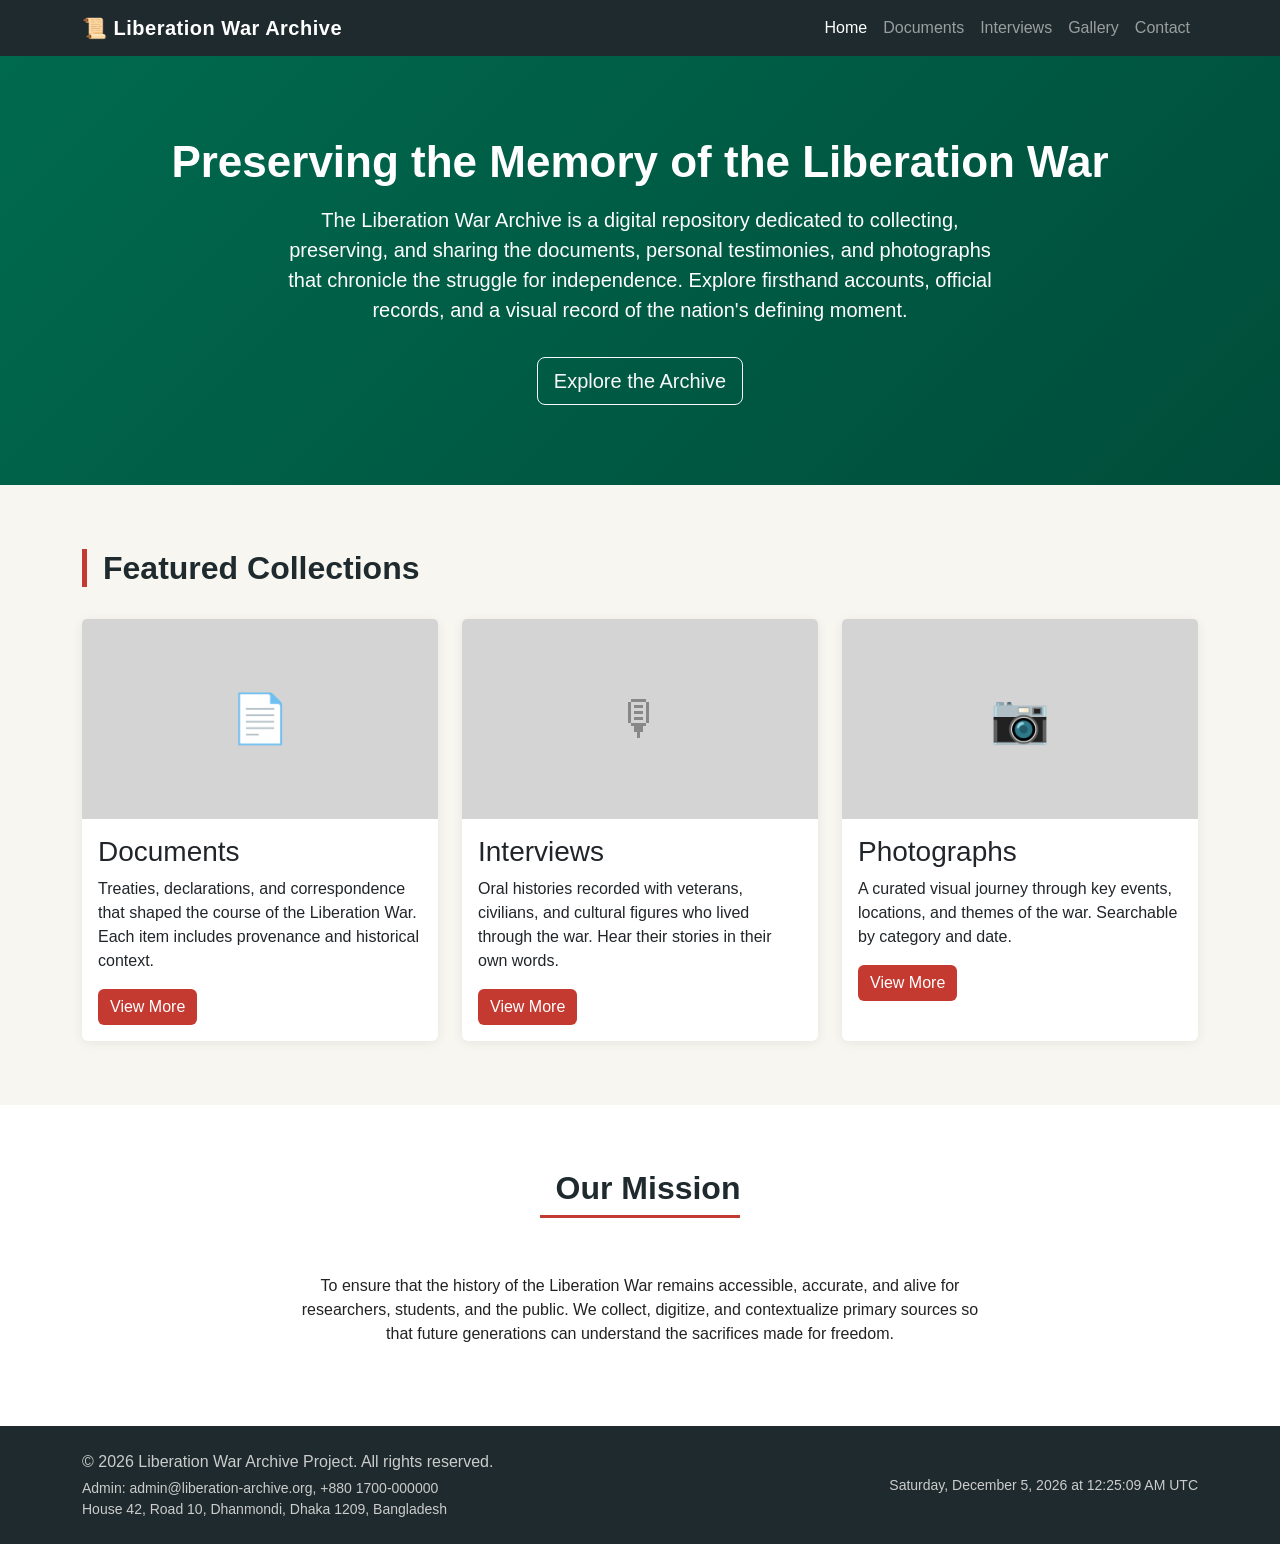
<file: index.html>
<!DOCTYPE html>
<html lang="en">
<head>
  <meta charset="UTF-8" />
  <meta name="viewport" content="width=device-width, initial-scale=1.0" />
  <meta name="description" content="Digital archive preserving the documents, oral histories, and photographs of Bangladesh's Liberation War for researchers, students, and the public." />
  <meta name="keywords" content="Liberation War Bangladesh, 1971 archive, Mukti Bahini documents, oral history interviews, war photographs" />
  <meta name="author" content="Liberation War Archive Project" />
  <title>Liberation War Archive | Home</title>

  <!-- bootstrap css -->
  <link href="https://cdn.jsdelivr.net/npm/bootstrap@5.3.3/dist/css/bootstrap.min.css" rel="stylesheet" />
  <link rel="stylesheet" href="css/style.css" />
</head>
<body>

  <!-- navbar -->
  <header>
    <nav class="navbar navbar-expand-lg navbar-dark bg-brand-dark">
      <div class="container">
        <a class="navbar-brand" href="index.html">&#x1F4DC; Liberation War Archive</a>
        <button class="navbar-toggler" type="button" data-bs-toggle="collapse" data-bs-target="#mainNav"
                aria-controls="mainNav" aria-expanded="false" aria-label="Toggle navigation">
          <span class="navbar-toggler-icon"></span>
        </button>
        <div class="collapse navbar-collapse" id="mainNav">
          <ul class="navbar-nav ms-auto">
            <li class="nav-item"><a class="nav-link active" href="index.html" aria-current="page">Home</a></li>
            <li class="nav-item"><a class="nav-link" href="pages/documents.html">Documents</a></li>
            <li class="nav-item"><a class="nav-link" href="pages/interviews.html">Interviews</a></li>
            <li class="nav-item"><a class="nav-link" href="pages/gallery.html">Gallery</a></li>
            <li class="nav-item"><a class="nav-link" href="pages/contact.html">Contact</a></li>
          </ul>
        </div>
      </div>
    </nav>
  </header>

  <section class="hero-section text-center">
    <div class="container">
      <h1 class="display-4 fw-bold">Preserving the Memory of the Liberation War</h1>
      <p class="lead mt-3 mx-auto" style="max-width: 720px;">
        The Liberation War Archive is a digital repository dedicated to collecting,
        preserving, and sharing the documents, personal testimonies, and photographs
        that chronicle the struggle for independence. Explore firsthand accounts,
        official records, and a visual record of the nation's defining moment.
      </p>
      <a href="#featured" class="btn btn-lg btn-outline-light mt-3">Explore the Archive</a>
    </div>
  </section>

  <main>
    <section id="featured" class="section-pad">
      <div class="container">
        <h2 class="section-heading">Featured Collections</h2>
        <div class="row g-4">

          <div class="col-md-4">
            <div class="card h-100">
              <div class="card-img-top placeholder-img d-flex align-items-center justify-content-center"
                   style="height:200px; background:#d4d4d4; font-size:3rem; color:#888;">
                &#x1F4C4;
              </div>
              <div class="card-body">
                <h3 class="card-title">Documents</h3>
                <p class="card-text">
                  Treaties, declarations, and correspondence that shaped the course
                  of the Liberation War. Each item includes provenance and historical
                  context.
                </p>
                <a href="pages/documents.html" class="btn btn-brand">View More</a>
              </div>
            </div>
          </div>

          <div class="col-md-4">
            <div class="card h-100">
              <div class="card-img-top placeholder-img d-flex align-items-center justify-content-center"
                   style="height:200px; background:#d4d4d4; font-size:3rem; color:#888;">
                &#x1F399;
              </div>
              <div class="card-body">
                <h3 class="card-title">Interviews</h3>
                <p class="card-text">
                  Oral histories recorded with veterans, civilians, and cultural
                  figures who lived through the war. Hear their stories in their
                  own words.
                </p>
                <a href="pages/interviews.html" class="btn btn-brand">View More</a>
              </div>
            </div>
          </div>

          <div class="col-md-4">
            <div class="card h-100">
              <div class="card-img-top placeholder-img d-flex align-items-center justify-content-center"
                   style="height:200px; background:#d4d4d4; font-size:3rem; color:#888;">
                &#x1F4F7;
              </div>
              <div class="card-body">
                <h3 class="card-title">Photographs</h3>
                <p class="card-text">
                  A curated visual journey through key events, locations, and themes
                  of the war. Searchable by category and date.
                </p>
                <a href="pages/gallery.html" class="btn btn-brand">View More</a>
              </div>
            </div>
          </div>

        </div>
      </div>
    </section>

    <section class="bg-white section-pad">
      <div class="container text-center">
        <h2 class="section-heading text-center" style="border-left: none; border-bottom: 3px solid var(--brand-red); padding-bottom: 0.5rem; display: inline-block;">
          Our Mission
        </h2>
        <p class="mt-4 mx-auto" style="max-width: 700px;">
          To ensure that the history of the Liberation War remains accessible,
          accurate, and alive for researchers, students, and the public.
          We collect, digitize, and contextualize primary sources so that
          future generations can understand the sacrifices made for freedom.
        </p>
      </div>
    </section>
  </main>

  <footer class="py-4">
    <div class="container">
      <div class="row align-items-center">
        <div class="col-md-6 text-center text-md-start">
          <p class="mb-1">&copy; 2026 Liberation War Archive Project. All rights reserved.</p>
          <p class="mb-0 small">
            Admin: admin@liberation-archive.org, +880 1700-000000<br />
            House 42, Road 10, Dhanmondi, Dhaka 1209, Bangladesh
          </p>
        </div>
        <div class="col-md-6 text-center text-md-end mt-3 mt-md-0">
          <span id="live-clock" class="small">Loading...</span>
        </div>
      </div>
    </div>
  </footer>

  <script src="https://cdn.jsdelivr.net/npm/bootstrap@5.3.3/dist/js/bootstrap.bundle.min.js"></script>
  <script src="js/clock.js"></script>
</body>
</html>
</file>
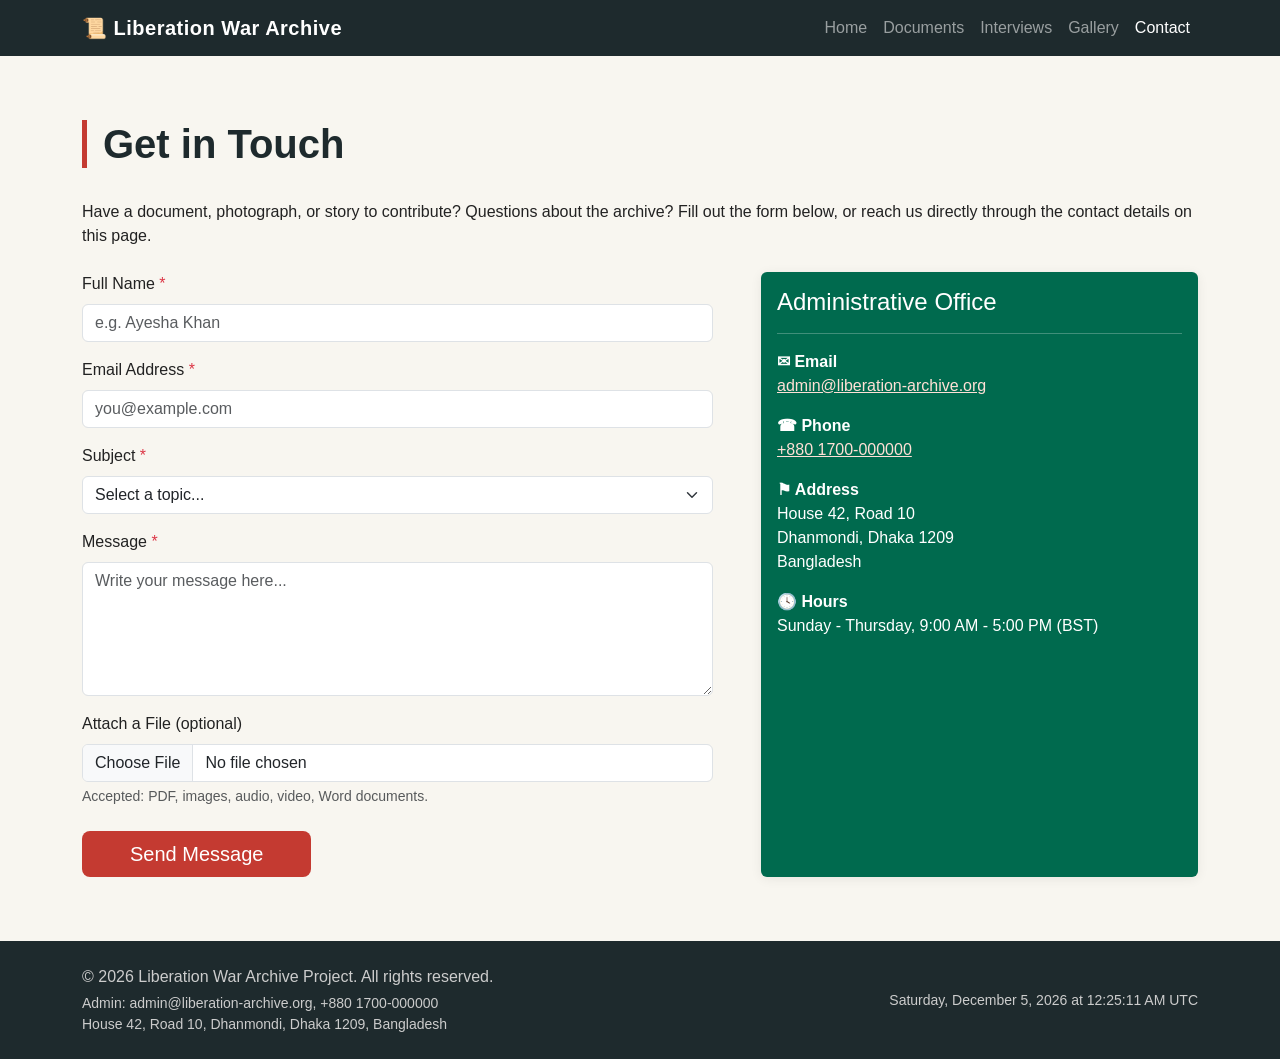
<file: contact.html>
<!DOCTYPE html>
<html lang="en">
<head>
  <meta charset="UTF-8" />
  <meta name="viewport" content="width=device-width, initial-scale=1.0" />
  <meta name="description" content="Get in touch with the Liberation War Archive team. Donate materials, submit research inquiries, or reach our administrative office in Dhanmondi, Dhaka." />
  <meta name="keywords" content="contact Liberation War Archive, donate documents 1971, Bangladesh war research inquiry, Dhanmondi archive office" />
  <meta name="author" content="Liberation War Archive Project" />
  <title>Liberation War Archive | Contact</title>
  <link href="https://cdn.jsdelivr.net/npm/bootstrap@5.3.3/dist/css/bootstrap.min.css" rel="stylesheet" />
  <link rel="stylesheet" href="css/style.css" />
</head>
<body>

  <header>
    <nav class="navbar navbar-expand-lg navbar-dark bg-brand-dark">
      <div class="container">
        <a class="navbar-brand" href="index.html">&#x1F4DC; Liberation War Archive</a>
        <button class="navbar-toggler" type="button" data-bs-toggle="collapse" data-bs-target="#mainNav"
                aria-controls="mainNav" aria-expanded="false" aria-label="Toggle navigation">
          <span class="navbar-toggler-icon"></span>
        </button>
        <div class="collapse navbar-collapse" id="mainNav">
          <ul class="navbar-nav ms-auto">
            <li class="nav-item"><a class="nav-link" href="index.html">Home</a></li>
            <li class="nav-item"><a class="nav-link" href="documents.html">Documents</a></li>
            <li class="nav-item"><a class="nav-link" href="interviews.html">Interviews</a></li>
            <li class="nav-item"><a class="nav-link" href="gallery.html">Gallery</a></li>
            <li class="nav-item"><a class="nav-link active" href="contact.html" aria-current="page">Contact</a></li>
          </ul>
        </div>
      </div>
    </nav>
  </header>

  <main class="section-pad">
    <div class="container">

      <h1 class="section-heading">Get in Touch</h1>
      <p class="mb-4">
        Have a document, photograph, or story to contribute? Questions about the archive?
        Fill out the form below, or reach us directly through the contact details on this page.
      </p>

      <div class="row g-5">

        <div class="col-lg-7">
          <form action="#" method="post" enctype="multipart/form-data">

            <div class="mb-3">
              <label for="fullName" class="form-label">Full Name <span class="text-danger">*</span></label>
              <input type="text" class="form-control" id="fullName" name="fullName"
                     placeholder="e.g. Ayesha Khan" required />
            </div>

            <div class="mb-3">
              <label for="email" class="form-label">Email Address <span class="text-danger">*</span></label>
              <input type="email" class="form-control" id="email" name="email"
                     placeholder="you@example.com" required />
            </div>

            <div class="mb-3">
              <label for="subject" class="form-label">Subject <span class="text-danger">*</span></label>
              <select class="form-select" id="subject" name="subject" required>
                <option value="" disabled selected>Select a topic...</option>
                <option value="donation">Donate Materials</option>
                <option value="research">Research Inquiry</option>
                <option value="correction">Suggest Correction</option>
                <option value="volunteer">Volunteer / Internship</option>
                <option value="other">Other</option>
              </select>
            </div>

            <div class="mb-3">
              <label for="message" class="form-label">Message <span class="text-danger">*</span></label>
              <textarea class="form-control" id="message" name="message" rows="5"
                        placeholder="Write your message here..." required></textarea>
            </div>

            <div class="mb-4">
              <label for="fileUpload" class="form-label">Attach a File (optional)</label>
              <input type="file" class="form-control" id="fileUpload" name="fileUpload"
                     accept=".pdf,.jpg,.png,.mp3,.mp4,.doc,.docx" />
              <div class="form-text">Accepted: PDF, images, audio, video, Word documents.</div>
            </div>

            <button type="submit" class="btn btn-brand btn-lg px-5">Send Message</button>
          </form>
        </div>

        <div class="col-lg-5">
          <div class="card contact-info-card h-100">
            <div class="card-body">
              <h2 class="card-title h4">Administrative Office</h2>
              <hr class="bg-light" />
              <ul class="list-unstyled mb-0">
                <li class="mb-3">
                  <strong>&#9993; Email</strong><br />
                  <a href="mailto:admin@liberation-archive.org">admin@liberation-archive.org</a>
                </li>
                <li class="mb-3">
                  <strong>&#9742; Phone</strong><br />
                  <a href="tel:+8801700000000">+880 1700-000000</a>
                </li>
                <li class="mb-3">
                  <strong>&#9873; Address</strong><br />
                  House 42, Road 10<br />
                  Dhanmondi, Dhaka 1209<br />
                  Bangladesh
                </li>
                <li>
                  <strong>&#128339; Hours</strong><br />
                  Sunday - Thursday, 9:00 AM - 5:00 PM (BST)
                </li>
              </ul>
            </div>
          </div>
        </div>

      </div>

    </div>
  </main>

  <footer class="py-4">
    <div class="container">
      <div class="row align-items-center">
        <div class="col-md-6 text-center text-md-start">
          <p class="mb-1">&copy; 2026 Liberation War Archive Project. All rights reserved.</p>
          <p class="mb-0 small">
            Admin: admin@liberation-archive.org, +880 1700-000000<br />
            House 42, Road 10, Dhanmondi, Dhaka 1209, Bangladesh
          </p>
        </div>
        <div class="col-md-6 text-center text-md-end mt-3 mt-md-0">
          <span id="live-clock" class="small">Loading...</span>
        </div>
      </div>
    </div>
  </footer>

  <script src="https://cdn.jsdelivr.net/npm/bootstrap@5.3.3/dist/js/bootstrap.bundle.min.js"></script>
  <script src="js/clock.js"></script>
</body>
</html>
</file>
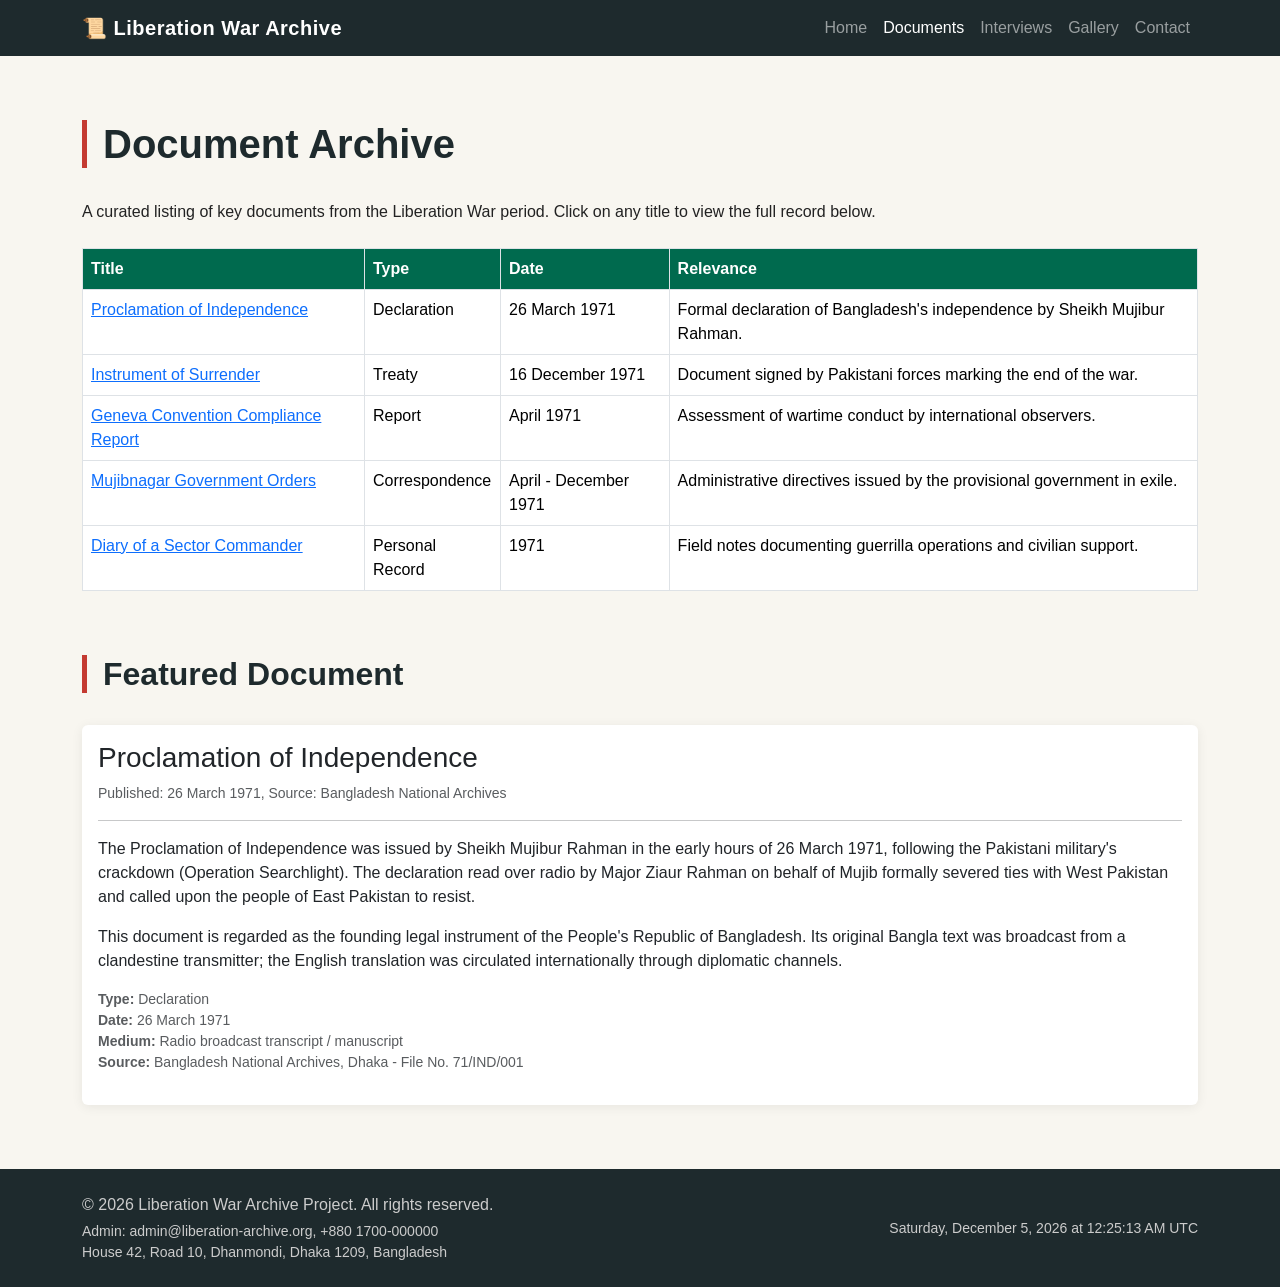
<file: documents.html>
<!DOCTYPE html>
<html lang="en">
<head>
  <meta charset="UTF-8" />
  <meta name="viewport" content="width=device-width, initial-scale=1.0" />
  <meta name="description" content="Browse treaties, declarations, government orders, and field reports from the 1971 Liberation War with full provenance and historical context." />
  <meta name="keywords" content="Liberation War documents, 1971 treaties, proclamation of independence, instrument of surrender, Mujibnagar government orders" />
  <meta name="author" content="Liberation War Archive Project" />
  <title>Liberation War Archive | Documents</title>
  <link href="https://cdn.jsdelivr.net/npm/bootstrap@5.3.3/dist/css/bootstrap.min.css" rel="stylesheet" />
  <link rel="stylesheet" href="css/style.css" />
</head>
<body>

  <!-- navbar -->
  <header>
    <nav class="navbar navbar-expand-lg navbar-dark bg-brand-dark">
      <div class="container">
        <a class="navbar-brand" href="index.html">&#x1F4DC; Liberation War Archive</a>
        <button class="navbar-toggler" type="button" data-bs-toggle="collapse" data-bs-target="#mainNav"
                aria-controls="mainNav" aria-expanded="false" aria-label="Toggle navigation">
          <span class="navbar-toggler-icon"></span>
        </button>
        <div class="collapse navbar-collapse" id="mainNav">
          <ul class="navbar-nav ms-auto">
            <li class="nav-item"><a class="nav-link" href="index.html">Home</a></li>
            <li class="nav-item"><a class="nav-link active" href="documents.html" aria-current="page">Documents</a></li>
            <li class="nav-item"><a class="nav-link" href="interviews.html">Interviews</a></li>
            <li class="nav-item"><a class="nav-link" href="gallery.html">Gallery</a></li>
            <li class="nav-item"><a class="nav-link" href="contact.html">Contact</a></li>
          </ul>
        </div>
      </div>
    </nav>
  </header>

  <main class="section-pad">
    <div class="container">

      <h1 class="section-heading">Document Archive</h1>
      <p class="mb-4">A curated listing of key documents from the Liberation War period. Click on any title to view the full record below.</p>

      <div class="table-responsive">
        <table class="table table-bordered table-documents">
          <thead>
            <tr>
              <th scope="col">Title</th>
              <th scope="col">Type</th>
              <th scope="col">Date</th>
              <th scope="col">Relevance</th>
            </tr>
          </thead>
          <tbody>
            <tr>
              <td><a href="#detail-card">Proclamation of Independence</a></td>
              <td>Declaration</td>
              <td>26 March 1971</td>
              <td>Formal declaration of Bangladesh's independence by Sheikh Mujibur Rahman.</td>
            </tr>
            <tr>
              <td><a href="#detail-card">Instrument of Surrender</a></td>
              <td>Treaty</td>
              <td>16 December 1971</td>
              <td>Document signed by Pakistani forces marking the end of the war.</td>
            </tr>
            <tr>
              <td><a href="#detail-card">Geneva Convention Compliance Report</a></td>
              <td>Report</td>
              <td>April 1971</td>
              <td>Assessment of wartime conduct by international observers.</td>
            </tr>
            <tr>
              <td><a href="#detail-card">Mujibnagar Government Orders</a></td>
              <td>Correspondence</td>
              <td>April - December 1971</td>
              <td>Administrative directives issued by the provisional government in exile.</td>
            </tr>
            <tr>
              <td><a href="#detail-card">Diary of a Sector Commander</a></td>
              <td>Personal Record</td>
              <td>1971</td>
              <td>Field notes documenting guerrilla operations and civilian support.</td>
            </tr>
          </tbody>
        </table>
      </div>

      <section id="detail-card" class="mt-5">
        <h2 class="section-heading">Featured Document</h2>
        <div class="card">
          <div class="card-body">
            <h3 class="card-title">Proclamation of Independence</h3>
            <p class="text-muted small">Published: 26 March 1971, Source: Bangladesh National Archives</p>
            <hr />
            <p>
              The Proclamation of Independence was issued by Sheikh Mujibur Rahman in the early hours of
              26 March 1971, following the Pakistani military's crackdown (Operation Searchlight).
              The declaration read over radio by Major Ziaur Rahman on behalf of Mujib formally severed
              ties with West Pakistan and called upon the people of East Pakistan to resist.
            </p>
            <p>
              This document is regarded as the founding legal instrument of the People's Republic of
              Bangladesh. Its original Bangla text was broadcast from a clandestine transmitter; the English
              translation was circulated internationally through diplomatic channels.
            </p>
            <ul class="list-unstyled small text-muted">
              <li><strong>Type:</strong> Declaration</li>
              <li><strong>Date:</strong> 26 March 1971</li>
              <li><strong>Medium:</strong> Radio broadcast transcript / manuscript</li>
              <li><strong>Source:</strong> Bangladesh National Archives, Dhaka - File No. 71/IND/001</li>
            </ul>
          </div>
        </div>
      </section>

    </div>
  </main>

  <footer class="py-4">
    <div class="container">
      <div class="row align-items-center">
        <div class="col-md-6 text-center text-md-start">
          <p class="mb-1">&copy; 2026 Liberation War Archive Project. All rights reserved.</p>
          <p class="mb-0 small">
            Admin: admin@liberation-archive.org, +880 1700-000000<br />
            House 42, Road 10, Dhanmondi, Dhaka 1209, Bangladesh
          </p>
        </div>
        <div class="col-md-6 text-center text-md-end mt-3 mt-md-0">
          <span id="live-clock" class="small">Loading...</span>
        </div>
      </div>
    </div>
  </footer>

  <script src="https://cdn.jsdelivr.net/npm/bootstrap@5.3.3/dist/js/bootstrap.bundle.min.js"></script>
  <script src="js/clock.js"></script>
</body>
</html>
</file>
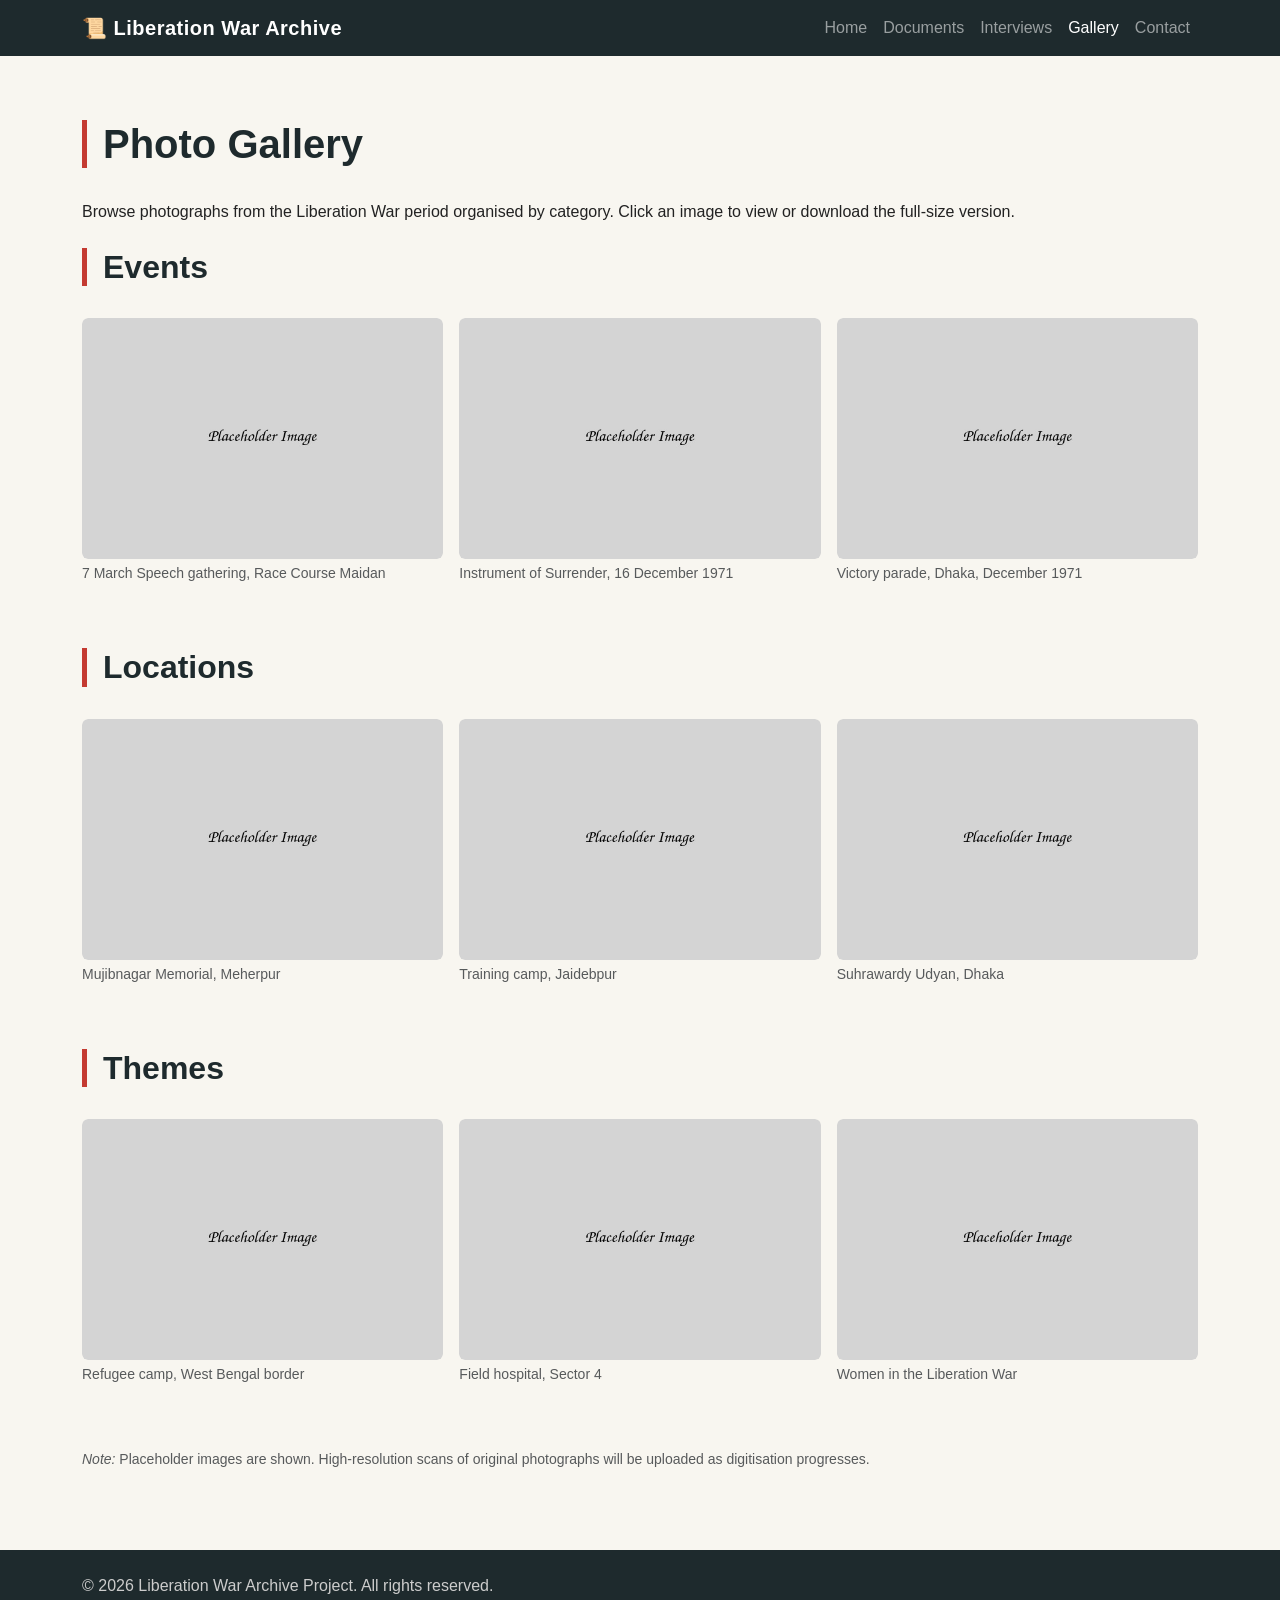
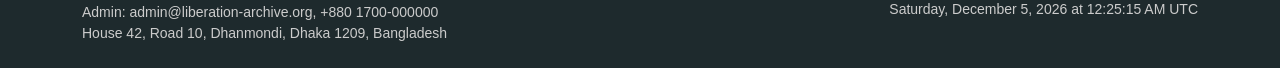
<file: gallery.html>
<!DOCTYPE html>
<html lang="en">
<head>
  <meta charset="UTF-8" />
  <meta name="viewport" content="width=device-width, initial-scale=1.0" />
  <meta name="description" content="Photo gallery of the 1971 Liberation War organised by event, location, and theme. Includes images of the 7 March speech, surrender ceremony, Mujibnagar memorial, and refugee camps." />
  <meta name="keywords" content="Liberation War photographs, 1971 gallery, 7 March 1971, Instrument of Surrender, Mujibnagar memorial, Mukti Bahni camps, war photography Bangladesh" />
  <meta name="author" content="Liberation War Archive Project" />
  <title>Liberation War Archive | Gallery</title>
  <link href="https://cdn.jsdelivr.net/npm/bootstrap@5.3.3/dist/css/bootstrap.min.css" rel="stylesheet" />
  <link rel="stylesheet" href="css/style.css" />
</head>
<body>

  <header>
    <nav class="navbar navbar-expand-lg navbar-dark bg-brand-dark">
      <div class="container">
        <a class="navbar-brand" href="index.html">&#x1F4DC; Liberation War Archive</a>
        <button class="navbar-toggler" type="button" data-bs-toggle="collapse" data-bs-target="#mainNav"
                aria-controls="mainNav" aria-expanded="false" aria-label="Toggle navigation">
          <span class="navbar-toggler-icon"></span>
        </button>
        <div class="collapse navbar-collapse" id="mainNav">
          <ul class="navbar-nav ms-auto">
            <li class="nav-item"><a class="nav-link" href="index.html">Home</a></li>
            <li class="nav-item"><a class="nav-link" href="documents.html">Documents</a></li>
            <li class="nav-item"><a class="nav-link" href="interviews.html">Interviews</a></li>
            <li class="nav-item"><a class="nav-link active" href="gallery.html" aria-current="page">Gallery</a></li>
            <li class="nav-item"><a class="nav-link" href="contact.html">Contact</a></li>
          </ul>
        </div>
      </div>
    </nav>
  </header>

  <main class="section-pad">
    <div class="container">

      <h1 class="section-heading">Photo Gallery</h1>
      <p class="mb-4">
        Browse photographs from the Liberation War period organised by category.
        Click an image to view or download the full-size version.
      </p>

      <section class="mb-5">
        <h2 class="section-heading">Events</h2>
        <div class="row g-3">

          <div class="col-md-4 col-sm-6 gallery-item">
            <a href="images/placeholder.jpg" download="event-mass-gathering.jpg">
              <img src="images/placeholder.jpg" alt="Mass gathering at the Race Course Maidan, 7 March 1971" class="img-fluid rounded" />
            </a>
            <p class="small text-muted mt-1">7 March Speech gathering, Race Course Maidan</p>
          </div>

          <div class="col-md-4 col-sm-6 gallery-item">
            <a href="images/placeholder.jpg" download="event-surrender.jpg">
              <img src="images/placeholder.jpg" alt="Pakistani forces signing the Instrument of Surrender, 16 Dec 1971" class="img-fluid rounded" />
            </a>
            <p class="small text-muted mt-1">Instrument of Surrender, 16 December 1971</p>
          </div>

          <div class="col-md-4 col-sm-6 gallery-item">
            <a href="images/placeholder.jpg" download="event-victory-parade.jpg">
              <img src="images/placeholder.jpg" alt="Victory parade in Dhaka after liberation" class="img-fluid rounded" />
            </a>
            <p class="small text-muted mt-1">Victory parade, Dhaka, December 1971</p>
          </div>

        </div>
      </section>

      <section class="mb-5">
        <h2 class="section-heading">Locations</h2>
        <div class="row g-3">

          <div class="col-md-4 col-sm-6 gallery-item">
            <a href="images/placeholder.jpg" download="location-mujibnagar.jpg">
              <img src="images/placeholder.jpg" alt="Mujibnagar Memorial, site of the provisional government oath-taking" class="img-fluid rounded" />
            </a>
            <p class="small text-muted mt-1">Mujibnagar Memorial, Meherpur</p>
          </div>

          <div class="col-md-4 col-sm-6 gallery-item">
            <a href="images/placeholder.jpg" download="location-jaidebpur.jpg">
              <img src="images/placeholder.jpg" alt="Jaidebpur training camp used by Mukti Bahini" class="img-fluid rounded" />
            </a>
            <p class="small text-muted mt-1">Training camp, Jaidebpur</p>
          </div>

          <div class="col-md-4 col-sm-6 gallery-item">
            <a href="images/placeholder.jpg" download="location-suhrawardy-udyan.jpg">
              <img src="images/placeholder.jpg" alt="Suhrawardy Udyan, site of the surrender ceremony" class="img-fluid rounded" />
            </a>
            <p class="small text-muted mt-1">Suhrawardy Udyan, Dhaka</p>
          </div>

        </div>
      </section>

      <!-- themes section  -->
      <section class="mb-5">
        <h2 class="section-heading">Themes</h2>
        <div class="row g-3">

          <div class="col-md-4 col-sm-6 gallery-item">
            <a href="images/placeholder.jpg" download="theme-refugee-camp.jpg">
              <img src="images/placeholder.jpg" alt="Refugee camp scene, families crossing the border into India" class="img-fluid rounded" />
            </a>
            <p class="small text-muted mt-1">Refugee camp, West Bengal border</p>
          </div>

          <div class="col-md-4 col-sm-6 gallery-item">
            <a href="images/placeholder.jpg" download="theme-field-hospital.jpg">
              <img src="images/placeholder.jpg" alt="Field hospital treating injured freedom fighters" class="img-fluid rounded" />
            </a>
            <p class="small text-muted mt-1">Field hospital, Sector 4</p>
          </div>

          <div class="col-md-4 col-sm-6 gallery-item">
            <a href="images/placeholder.jpg" download="theme-women-in-war.jpg">
              <img src="images/placeholder.jpg" alt="Women participating in the war effort" class="img-fluid rounded" />
            </a>
            <p class="small text-muted mt-1">Women in the Liberation War</p>
          </div>

        </div>
      </section>

      <p class="small text-muted">
        <em>Note:</em> Placeholder images are shown. High-resolution scans of original photographs
        will be uploaded as digitisation progresses.
      </p>

    </div>
  </main>

  <footer class="py-4">
    <div class="container">
      <div class="row align-items-center">
        <div class="col-md-6 text-center text-md-start">
          <p class="mb-1">&copy; 2026 Liberation War Archive Project. All rights reserved.</p>
          <p class="mb-0 small">
            Admin: admin@liberation-archive.org, +880 1700-000000<br />
            House 42, Road 10, Dhanmondi, Dhaka 1209, Bangladesh
          </p>
        </div>
        <div class="col-md-6 text-center text-md-end mt-3 mt-md-0">
          <span id="live-clock" class="small">Loading...</span>
        </div>
      </div>
    </div>
  </footer>

  <script src="https://cdn.jsdelivr.net/npm/bootstrap@5.3.3/dist/js/bootstrap.bundle.min.js"></script>
  <script src="js/clock.js"></script>
</body>
</html>
</file>
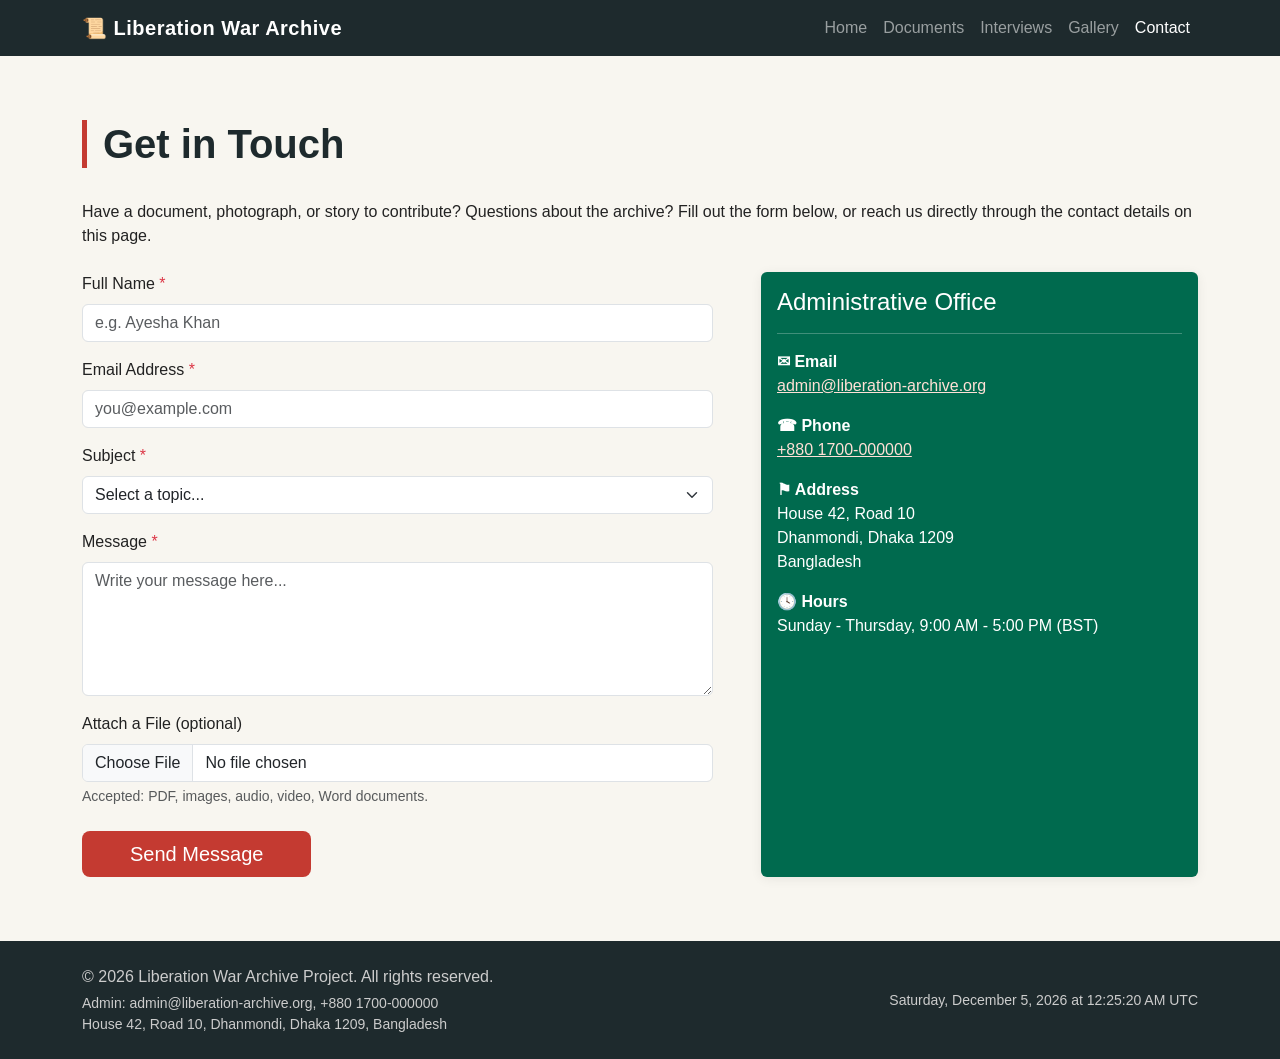
<file: pages/contact.html>
<!DOCTYPE html>
<html lang="en">
<head>
  <meta charset="UTF-8" />
  <meta name="viewport" content="width=device-width, initial-scale=1.0" />
  <meta name="description" content="Get in touch with the Liberation War Archive team. Donate materials, submit research inquiries, or reach our administrative office in Dhanmondi, Dhaka." />
  <meta name="keywords" content="contact Liberation War Archive, donate documents 1971, Bangladesh war research inquiry, Dhanmondi archive office" />
  <meta name="author" content="Liberation War Archive Project" />
  <title>Liberation War Archive | Contact</title>
  <link href="https://cdn.jsdelivr.net/npm/bootstrap@5.3.3/dist/css/bootstrap.min.css" rel="stylesheet" />
  <link rel="stylesheet" href="../css/style.css" />
</head>
<body>

  <header>
    <nav class="navbar navbar-expand-lg navbar-dark bg-brand-dark">
      <div class="container">
        <a class="navbar-brand" href="../index.html">&#x1F4DC; Liberation War Archive</a>
        <button class="navbar-toggler" type="button" data-bs-toggle="collapse" data-bs-target="#mainNav"
                aria-controls="mainNav" aria-expanded="false" aria-label="Toggle navigation">
          <span class="navbar-toggler-icon"></span>
        </button>
        <div class="collapse navbar-collapse" id="mainNav">
          <ul class="navbar-nav ms-auto">
            <li class="nav-item"><a class="nav-link" href="../index.html">Home</a></li>
            <li class="nav-item"><a class="nav-link" href="documents.html">Documents</a></li>
            <li class="nav-item"><a class="nav-link" href="interviews.html">Interviews</a></li>
            <li class="nav-item"><a class="nav-link" href="gallery.html">Gallery</a></li>
            <li class="nav-item"><a class="nav-link active" href="contact.html" aria-current="page">Contact</a></li>
          </ul>
        </div>
      </div>
    </nav>
  </header>

  <main class="section-pad">
    <div class="container">

      <h1 class="section-heading">Get in Touch</h1>
      <p class="mb-4">
        Have a document, photograph, or story to contribute? Questions about the archive?
        Fill out the form below, or reach us directly through the contact details on this page.
      </p>

      <div class="row g-5">

        <div class="col-lg-7">
          <form action="#" method="post" enctype="multipart/form-data">

            <div class="mb-3">
              <label for="fullName" class="form-label">Full Name <span class="text-danger">*</span></label>
              <input type="text" class="form-control" id="fullName" name="fullName"
                     placeholder="e.g. Ayesha Khan" required />
            </div>

            <div class="mb-3">
              <label for="email" class="form-label">Email Address <span class="text-danger">*</span></label>
              <input type="email" class="form-control" id="email" name="email"
                     placeholder="you@example.com" required />
            </div>

            <div class="mb-3">
              <label for="subject" class="form-label">Subject <span class="text-danger">*</span></label>
              <select class="form-select" id="subject" name="subject" required>
                <option value="" disabled selected>Select a topic...</option>
                <option value="donation">Donate Materials</option>
                <option value="research">Research Inquiry</option>
                <option value="correction">Suggest Correction</option>
                <option value="volunteer">Volunteer / Internship</option>
                <option value="other">Other</option>
              </select>
            </div>

            <div class="mb-3">
              <label for="message" class="form-label">Message <span class="text-danger">*</span></label>
              <textarea class="form-control" id="message" name="message" rows="5"
                        placeholder="Write your message here..." required></textarea>
            </div>

            <div class="mb-4">
              <label for="fileUpload" class="form-label">Attach a File (optional)</label>
              <input type="file" class="form-control" id="fileUpload" name="fileUpload"
                     accept=".pdf,.jpg,.png,.mp3,.mp4,.doc,.docx" />
              <div class="form-text">Accepted: PDF, images, audio, video, Word documents.</div>
            </div>

            <button type="submit" class="btn btn-brand btn-lg px-5">Send Message</button>
          </form>
        </div>

        <div class="col-lg-5">
          <div class="card contact-info-card h-100">
            <div class="card-body">
              <h2 class="card-title h4">Administrative Office</h2>
              <hr class="bg-light" />
              <ul class="list-unstyled mb-0">
                <li class="mb-3">
                  <strong>&#9993; Email</strong><br />
                  <a href="mailto:admin@liberation-archive.org">admin@liberation-archive.org</a>
                </li>
                <li class="mb-3">
                  <strong>&#9742; Phone</strong><br />
                  <a href="tel:+8801700000000">+880 1700-000000</a>
                </li>
                <li class="mb-3">
                  <strong>&#9873; Address</strong><br />
                  House 42, Road 10<br />
                  Dhanmondi, Dhaka 1209<br />
                  Bangladesh
                </li>
                <li>
                  <strong>&#128339; Hours</strong><br />
                  Sunday - Thursday, 9:00 AM - 5:00 PM (BST)
                </li>
              </ul>
            </div>
          </div>
        </div>

      </div>

    </div>
  </main>

  <footer class="py-4">
    <div class="container">
      <div class="row align-items-center">
        <div class="col-md-6 text-center text-md-start">
          <p class="mb-1">&copy; 2026 Liberation War Archive Project. All rights reserved.</p>
          <p class="mb-0 small">
            Admin: admin@liberation-archive.org, +880 1700-000000<br />
            House 42, Road 10, Dhanmondi, Dhaka 1209, Bangladesh
          </p>
        </div>
        <div class="col-md-6 text-center text-md-end mt-3 mt-md-0">
          <span id="live-clock" class="small">Loading...</span>
        </div>
      </div>
    </div>
  </footer>

  <script src="https://cdn.jsdelivr.net/npm/bootstrap@5.3.3/dist/js/bootstrap.bundle.min.js"></script>
  <script src="../js/clock.js"></script>
</body>
</html>
</file>
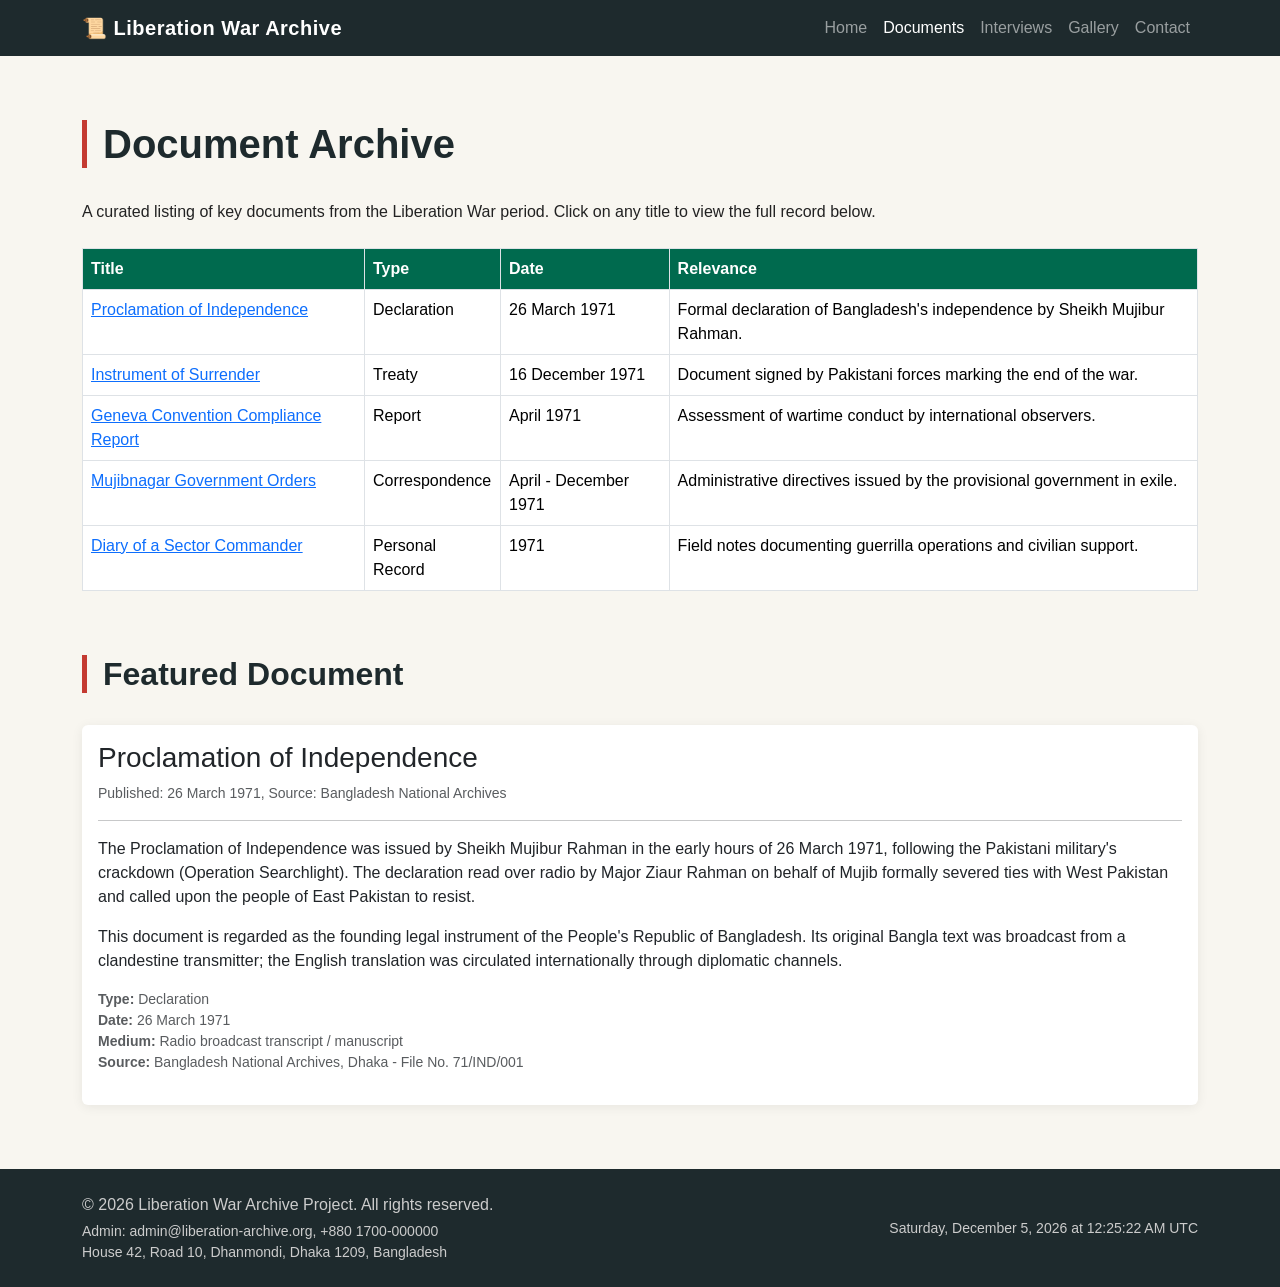
<file: pages/documents.html>
<!DOCTYPE html>
<html lang="en">
<head>
  <meta charset="UTF-8" />
  <meta name="viewport" content="width=device-width, initial-scale=1.0" />
  <meta name="description" content="Browse treaties, declarations, government orders, and field reports from the 1971 Liberation War with full provenance and historical context." />
  <meta name="keywords" content="Liberation War documents, 1971 treaties, proclamation of independence, instrument of surrender, Mujibnagar government orders" />
  <meta name="author" content="Liberation War Archive Project" />
  <title>Liberation War Archive | Documents</title>
  <link href="https://cdn.jsdelivr.net/npm/bootstrap@5.3.3/dist/css/bootstrap.min.css" rel="stylesheet" />
  <link rel="stylesheet" href="../css/style.css" />
</head>
<body>

  <!-- navbar -->
  <header>
    <nav class="navbar navbar-expand-lg navbar-dark bg-brand-dark">
      <div class="container">
        <a class="navbar-brand" href="../index.html">&#x1F4DC; Liberation War Archive</a>
        <button class="navbar-toggler" type="button" data-bs-toggle="collapse" data-bs-target="#mainNav"
                aria-controls="mainNav" aria-expanded="false" aria-label="Toggle navigation">
          <span class="navbar-toggler-icon"></span>
        </button>
        <div class="collapse navbar-collapse" id="mainNav">
          <ul class="navbar-nav ms-auto">
            <li class="nav-item"><a class="nav-link" href="../index.html">Home</a></li>
            <li class="nav-item"><a class="nav-link active" href="documents.html" aria-current="page">Documents</a></li>
            <li class="nav-item"><a class="nav-link" href="interviews.html">Interviews</a></li>
            <li class="nav-item"><a class="nav-link" href="gallery.html">Gallery</a></li>
            <li class="nav-item"><a class="nav-link" href="contact.html">Contact</a></li>
          </ul>
        </div>
      </div>
    </nav>
  </header>

  <main class="section-pad">
    <div class="container">

      <h1 class="section-heading">Document Archive</h1>
      <p class="mb-4">A curated listing of key documents from the Liberation War period. Click on any title to view the full record below.</p>

      <div class="table-responsive">
        <table class="table table-bordered table-documents">
          <thead>
            <tr>
              <th scope="col">Title</th>
              <th scope="col">Type</th>
              <th scope="col">Date</th>
              <th scope="col">Relevance</th>
            </tr>
          </thead>
          <tbody>
            <tr>
              <td><a href="#detail-card">Proclamation of Independence</a></td>
              <td>Declaration</td>
              <td>26 March 1971</td>
              <td>Formal declaration of Bangladesh's independence by Sheikh Mujibur Rahman.</td>
            </tr>
            <tr>
              <td><a href="#detail-card">Instrument of Surrender</a></td>
              <td>Treaty</td>
              <td>16 December 1971</td>
              <td>Document signed by Pakistani forces marking the end of the war.</td>
            </tr>
            <tr>
              <td><a href="#detail-card">Geneva Convention Compliance Report</a></td>
              <td>Report</td>
              <td>April 1971</td>
              <td>Assessment of wartime conduct by international observers.</td>
            </tr>
            <tr>
              <td><a href="#detail-card">Mujibnagar Government Orders</a></td>
              <td>Correspondence</td>
              <td>April - December 1971</td>
              <td>Administrative directives issued by the provisional government in exile.</td>
            </tr>
            <tr>
              <td><a href="#detail-card">Diary of a Sector Commander</a></td>
              <td>Personal Record</td>
              <td>1971</td>
              <td>Field notes documenting guerrilla operations and civilian support.</td>
            </tr>
          </tbody>
        </table>
      </div>

      <section id="detail-card" class="mt-5">
        <h2 class="section-heading">Featured Document</h2>
        <div class="card">
          <div class="card-body">
            <h3 class="card-title">Proclamation of Independence</h3>
            <p class="text-muted small">Published: 26 March 1971, Source: Bangladesh National Archives</p>
            <hr />
            <p>
              The Proclamation of Independence was issued by Sheikh Mujibur Rahman in the early hours of
              26 March 1971, following the Pakistani military's crackdown (Operation Searchlight).
              The declaration read over radio by Major Ziaur Rahman on behalf of Mujib formally severed
              ties with West Pakistan and called upon the people of East Pakistan to resist.
            </p>
            <p>
              This document is regarded as the founding legal instrument of the People's Republic of
              Bangladesh. Its original Bangla text was broadcast from a clandestine transmitter; the English
              translation was circulated internationally through diplomatic channels.
            </p>
            <ul class="list-unstyled small text-muted">
              <li><strong>Type:</strong> Declaration</li>
              <li><strong>Date:</strong> 26 March 1971</li>
              <li><strong>Medium:</strong> Radio broadcast transcript / manuscript</li>
              <li><strong>Source:</strong> Bangladesh National Archives, Dhaka - File No. 71/IND/001</li>
            </ul>
          </div>
        </div>
      </section>

    </div>
  </main>

  <footer class="py-4">
    <div class="container">
      <div class="row align-items-center">
        <div class="col-md-6 text-center text-md-start">
          <p class="mb-1">&copy; 2026 Liberation War Archive Project. All rights reserved.</p>
          <p class="mb-0 small">
            Admin: admin@liberation-archive.org, +880 1700-000000<br />
            House 42, Road 10, Dhanmondi, Dhaka 1209, Bangladesh
          </p>
        </div>
        <div class="col-md-6 text-center text-md-end mt-3 mt-md-0">
          <span id="live-clock" class="small">Loading...</span>
        </div>
      </div>
    </div>
  </footer>

  <script src="https://cdn.jsdelivr.net/npm/bootstrap@5.3.3/dist/js/bootstrap.bundle.min.js"></script>
  <script src="../js/clock.js"></script>
</body>
</html>
</file>
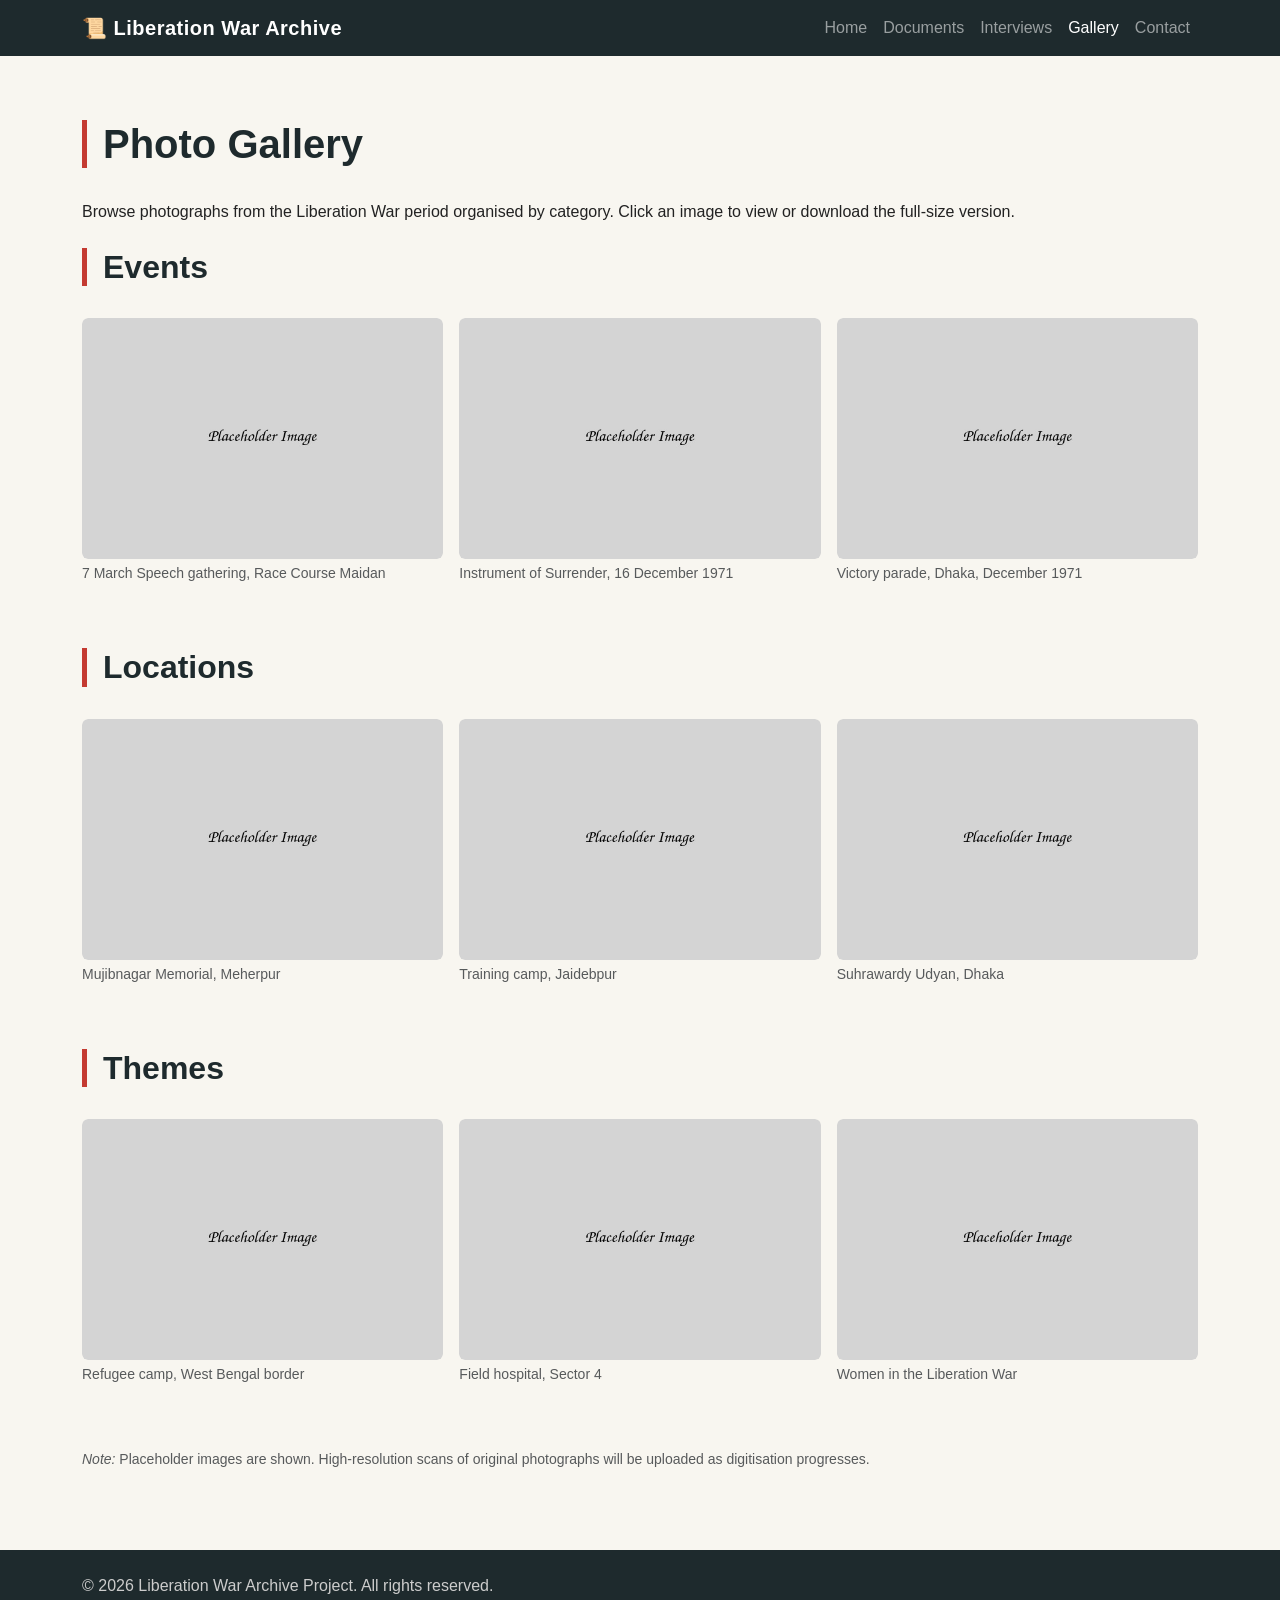
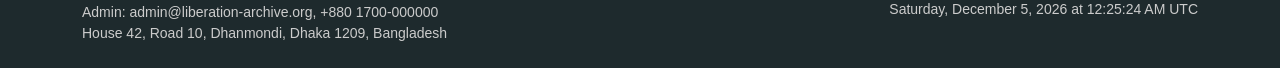
<file: pages/gallery.html>
<!DOCTYPE html>
<html lang="en">
<head>
  <meta charset="UTF-8" />
  <meta name="viewport" content="width=device-width, initial-scale=1.0" />
  <meta name="description" content="Photo gallery of the 1971 Liberation War organised by event, location, and theme. Includes images of the 7 March speech, surrender ceremony, Mujibnagar memorial, and refugee camps." />
  <meta name="keywords" content="Liberation War photographs, 1971 gallery, 7 March 1971, Instrument of Surrender, Mujibnagar memorial, Mukti Bahni camps, war photography Bangladesh" />
  <meta name="author" content="Liberation War Archive Project" />
  <title>Liberation War Archive | Gallery</title>
  <link href="https://cdn.jsdelivr.net/npm/bootstrap@5.3.3/dist/css/bootstrap.min.css" rel="stylesheet" />
  <link rel="stylesheet" href="../css/style.css" />
</head>
<body>

  <header>
    <nav class="navbar navbar-expand-lg navbar-dark bg-brand-dark">
      <div class="container">
        <a class="navbar-brand" href="../index.html">&#x1F4DC; Liberation War Archive</a>
        <button class="navbar-toggler" type="button" data-bs-toggle="collapse" data-bs-target="#mainNav"
                aria-controls="mainNav" aria-expanded="false" aria-label="Toggle navigation">
          <span class="navbar-toggler-icon"></span>
        </button>
        <div class="collapse navbar-collapse" id="mainNav">
          <ul class="navbar-nav ms-auto">
            <li class="nav-item"><a class="nav-link" href="../index.html">Home</a></li>
            <li class="nav-item"><a class="nav-link" href="documents.html">Documents</a></li>
            <li class="nav-item"><a class="nav-link" href="interviews.html">Interviews</a></li>
            <li class="nav-item"><a class="nav-link active" href="gallery.html" aria-current="page">Gallery</a></li>
            <li class="nav-item"><a class="nav-link" href="contact.html">Contact</a></li>
          </ul>
        </div>
      </div>
    </nav>
  </header>

  <main class="section-pad">
    <div class="container">

      <h1 class="section-heading">Photo Gallery</h1>
      <p class="mb-4">
        Browse photographs from the Liberation War period organised by category.
        Click an image to view or download the full-size version.
      </p>

      <section class="mb-5">
        <h2 class="section-heading">Events</h2>
        <div class="row g-3">

          <div class="col-md-4 col-sm-6 gallery-item">
            <a href="../images/placeholder.jpg" download="event-mass-gathering.jpg">
              <img src="../images/placeholder.jpg" alt="Mass gathering at the Race Course Maidan, 7 March 1971" class="img-fluid rounded" />
            </a>
            <p class="small text-muted mt-1">7 March Speech gathering, Race Course Maidan</p>
          </div>

          <div class="col-md-4 col-sm-6 gallery-item">
            <a href="../images/placeholder.jpg" download="event-surrender.jpg">
              <img src="../images/placeholder.jpg" alt="Pakistani forces signing the Instrument of Surrender, 16 Dec 1971" class="img-fluid rounded" />
            </a>
            <p class="small text-muted mt-1">Instrument of Surrender, 16 December 1971</p>
          </div>

          <div class="col-md-4 col-sm-6 gallery-item">
            <a href="../images/placeholder.jpg" download="event-victory-parade.jpg">
              <img src="../images/placeholder.jpg" alt="Victory parade in Dhaka after liberation" class="img-fluid rounded" />
            </a>
            <p class="small text-muted mt-1">Victory parade, Dhaka, December 1971</p>
          </div>

        </div>
      </section>

      <section class="mb-5">
        <h2 class="section-heading">Locations</h2>
        <div class="row g-3">

          <div class="col-md-4 col-sm-6 gallery-item">
            <a href="../images/placeholder.jpg" download="location-mujibnagar.jpg">
              <img src="../images/placeholder.jpg" alt="Mujibnagar Memorial, site of the provisional government oath-taking" class="img-fluid rounded" />
            </a>
            <p class="small text-muted mt-1">Mujibnagar Memorial, Meherpur</p>
          </div>

          <div class="col-md-4 col-sm-6 gallery-item">
            <a href="../images/placeholder.jpg" download="location-jaidebpur.jpg">
              <img src="../images/placeholder.jpg" alt="Jaidebpur training camp used by Mukti Bahini" class="img-fluid rounded" />
            </a>
            <p class="small text-muted mt-1">Training camp, Jaidebpur</p>
          </div>

          <div class="col-md-4 col-sm-6 gallery-item">
            <a href="../images/placeholder.jpg" download="location-suhrawardy-udyan.jpg">
              <img src="../images/placeholder.jpg" alt="Suhrawardy Udyan, site of the surrender ceremony" class="img-fluid rounded" />
            </a>
            <p class="small text-muted mt-1">Suhrawardy Udyan, Dhaka</p>
          </div>

        </div>
      </section>

      <!-- themes section  -->
      <section class="mb-5">
        <h2 class="section-heading">Themes</h2>
        <div class="row g-3">

          <div class="col-md-4 col-sm-6 gallery-item">
            <a href="../images/placeholder.jpg" download="theme-refugee-camp.jpg">
              <img src="../images/placeholder.jpg" alt="Refugee camp scene, families crossing the border into India" class="img-fluid rounded" />
            </a>
            <p class="small text-muted mt-1">Refugee camp, West Bengal border</p>
          </div>

          <div class="col-md-4 col-sm-6 gallery-item">
            <a href="../images/placeholder.jpg" download="theme-field-hospital.jpg">
              <img src="../images/placeholder.jpg" alt="Field hospital treating injured freedom fighters" class="img-fluid rounded" />
            </a>
            <p class="small text-muted mt-1">Field hospital, Sector 4</p>
          </div>

          <div class="col-md-4 col-sm-6 gallery-item">
            <a href="../images/placeholder.jpg" download="theme-women-in-war.jpg">
              <img src="../images/placeholder.jpg" alt="Women participating in the war effort" class="img-fluid rounded" />
            </a>
            <p class="small text-muted mt-1">Women in the Liberation War</p>
          </div>

        </div>
      </section>

      <p class="small text-muted">
        <em>Note:</em> Placeholder images are shown. High-resolution scans of original photographs
        will be uploaded as digitisation progresses.
      </p>

    </div>
  </main>

  <footer class="py-4">
    <div class="container">
      <div class="row align-items-center">
        <div class="col-md-6 text-center text-md-start">
          <p class="mb-1">&copy; 2026 Liberation War Archive Project. All rights reserved.</p>
          <p class="mb-0 small">
            Admin: admin@liberation-archive.org, +880 1700-000000<br />
            House 42, Road 10, Dhanmondi, Dhaka 1209, Bangladesh
          </p>
        </div>
        <div class="col-md-6 text-center text-md-end mt-3 mt-md-0">
          <span id="live-clock" class="small">Loading...</span>
        </div>
      </div>
    </div>
  </footer>

  <script src="https://cdn.jsdelivr.net/npm/bootstrap@5.3.3/dist/js/bootstrap.bundle.min.js"></script>
  <script src="../js/clock.js"></script>
</body>
</html>
</file>
<file: css/style.css>
/* tweaks on top of bootstrap */

:root {
  --brand-green: #006a4e;
  --brand-red:    #c43a31;
  --brand-dark:   #1e2a2d;
  --brand-light:  #f8f6f0;
}

/* navbar */
body {
  font-family: "Segoe UI", Tahoma, Geneva, Verdana, sans-serif;
  background-color: var(--brand-light);
  color: #222;
}

.navbar-brand {
  font-weight: 700;
  letter-spacing: 0.5px;
}

.navbar-dark.bg-brand-dark {
  background-color: var(--brand-dark) !important;
}

/* hero */
.hero-section {
  background: linear-gradient(135deg, var(--brand-green) 0%, #004d3a 100%);
  color: #fff;
  padding: 5rem 0;
}

.hero-section h1 {
  font-weight: 700;
  font-size: 2.75rem;
}

/* section headings */
.section-heading {
  border-left: 5px solid var(--brand-red);
  padding-left: 1rem;
  margin-bottom: 2rem;
  font-weight: 600;
  color: var(--brand-dark);
}

/* cards */
.card {
  border: none;
  box-shadow: 0 2px 12px rgba(0, 0, 0, 0.07);
  transition: transform 0.2s ease, box-shadow 0.2s ease;
}

.card:hover {
  transform: translateY(-4px);
  box-shadow: 0 6px 20px rgba(0, 0, 0, 0.12);
}

.card-img-top.placeholder-img {
  background-color: #d4d4d4;
  display: flex;
  align-items: center;
  justify-content: center;
  color: #888;
  font-size: 2rem;
  height: 200px;
  object-fit: cover;
}

/* buttons */
.btn-brand {
  background-color: var(--brand-red);
  color: #fff;
  border: none;
}

.btn-brand:hover {
  background-color: #a62e26;
  color: #fff;
}

.btn-outline-brand {
  border: 2px solid var(--brand-red);
  color: var(--brand-red);
  background: transparent;
}

.btn-outline-brand:hover {
  background-color: var(--brand-red);
  color: #fff;
}

/* footer */
footer {
  background-color: var(--brand-dark);
  color: #ccc;
}

footer a {
  color: #ddd;
}

footer a:hover {
  color: #fff;
}

/* table tweaks */
.table-documents th {
  background-color: var(--brand-green);
  color: #fff;
  font-weight: 600;
}

/* gallery image hover */
.gallery-item a {
  display: block;
  overflow: hidden;
  border-radius: 6px;
}

.gallery-item img {
  transition: transform 0.25s ease;
}

.gallery-item a:hover img {
  transform: scale(1.05);
}

/* contact form */
.contact-info-card {
  background-color: var(--brand-green);
  color: #fff;
  border: none;
}

.contact-info-card a {
  color: #ffe0d6;
}

/* utility spacers */
.section-pad {
  padding: 4rem 0;
}

/* responsive */
@media (max-width: 576px) {
  .hero-section h1 {
    font-size: 1.85rem;
  }
}
</file>
